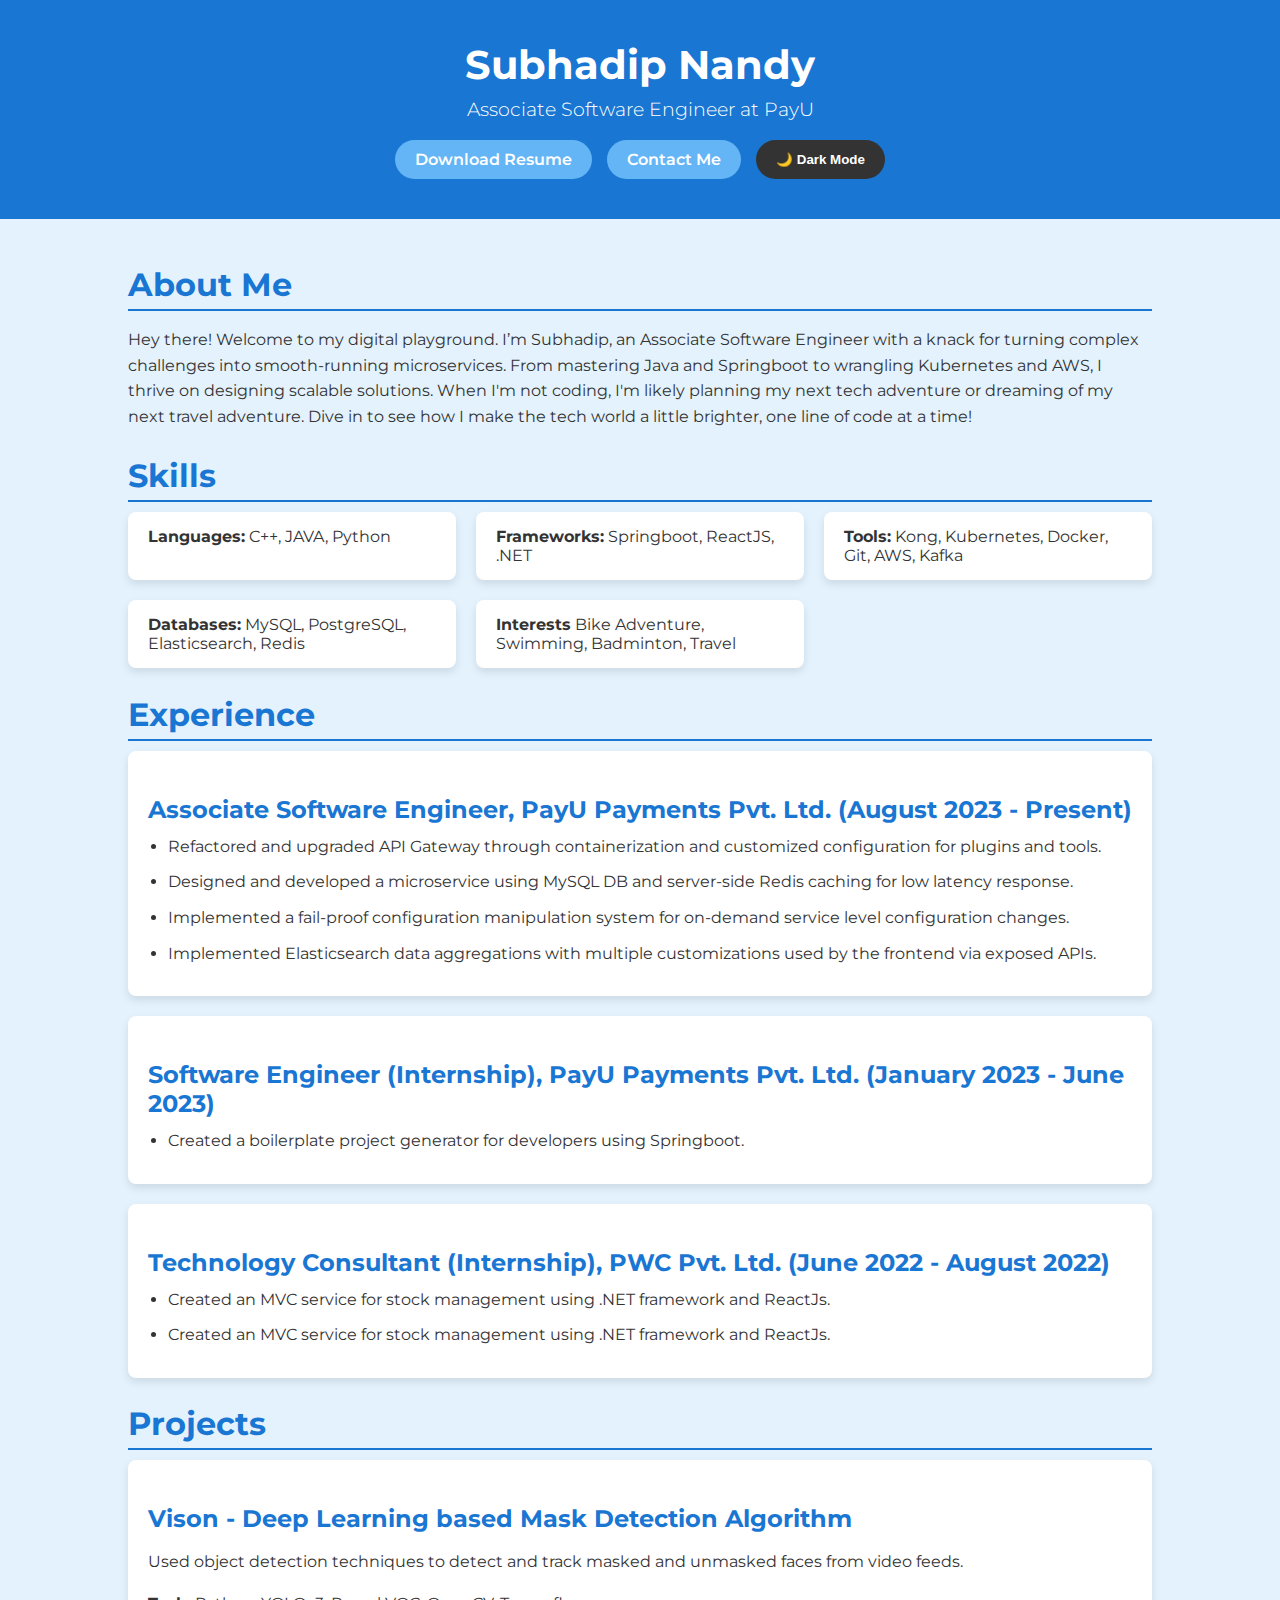
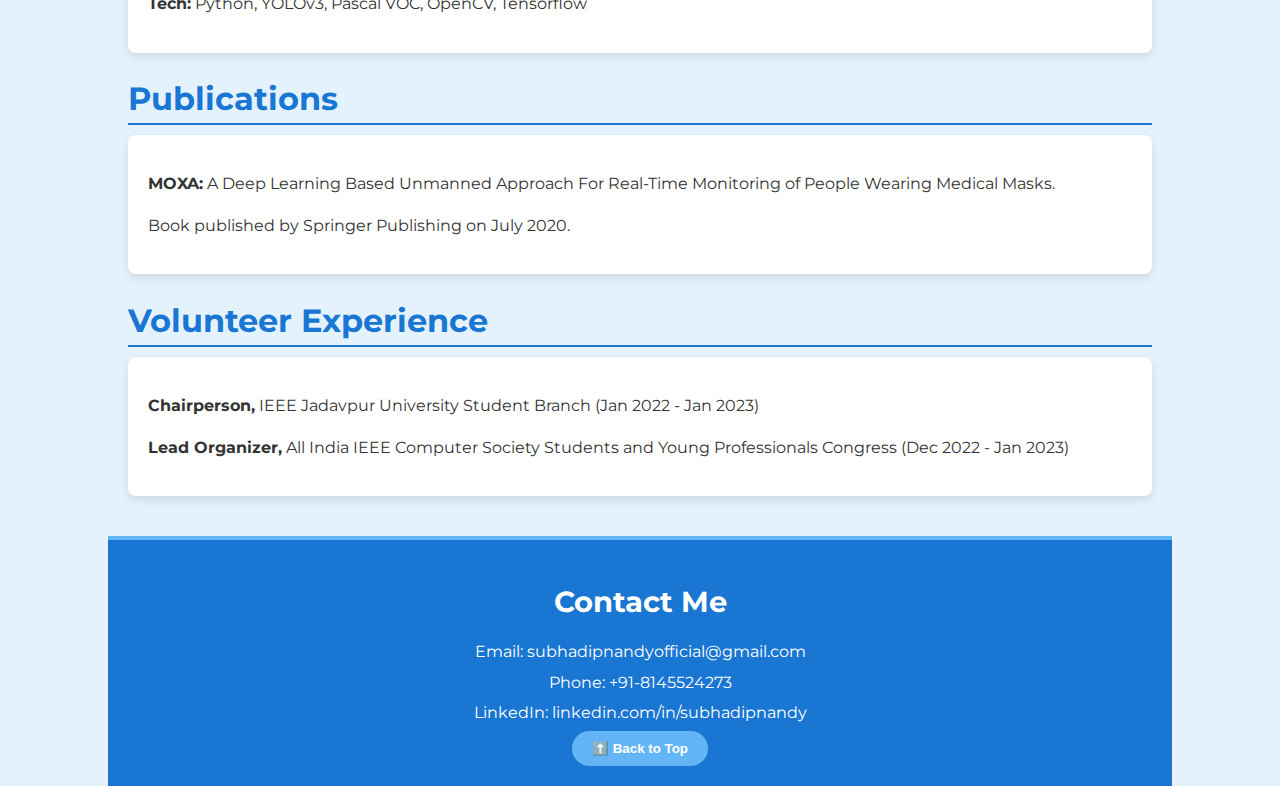
<file: index.html>
<!DOCTYPE html>
<html lang="en">
<head>
    <meta charset="UTF-8">
    <meta name="viewport" content="width=device-width, initial-scale=1.0">
    <title>Subhadip Nandy - Portfolio</title>
    <link rel="stylesheet" href="https://fonts.googleapis.com/css2?family=Montserrat:wght@300;400;700&display=swap">
    <link rel="stylesheet" href=".\style.css">
    <script src=".\script.js" defer></script>
</head>
<body>
    <header>
        <div class="container">
            <h1>Subhadip Nandy</h1>
            <p>Associate Software Engineer at PayU</p>
            <div class="header-buttons">
                <a href="https://drive.google.com/file/d/1a7bKgOZ2CrqltsgalzHpb0OCeXUWsV5y/view?usp=drive_link" download class="resume-button">Download Resume</a>
                <a href="#contact" class="contact-button">Contact Me</a>
                <button class="dark-mode-toggle">🌙 Dark Mode</button>
            </div>
        </div>
    </header>

    <main class="container">
        <!-- About Me Section -->
        <section>
            <h2>About Me</h2>
            <p>Hey there! Welcome to my digital playground. I’m Subhadip, an Associate Software Engineer with a knack for turning complex challenges into smooth-running microservices. From mastering Java and Springboot to wrangling Kubernetes and AWS, I thrive on designing scalable solutions. When I'm not coding, I'm likely planning my next tech adventure or dreaming of my next travel adventure. Dive in to see how I make the tech world a little brighter, one line of code at a time!</p>
        </section>

        <!-- Skills Section -->
        <section>
            <h2>Skills</h2>
            <div class="grid">
                <div class="grid-item"><strong>Languages:</strong> C++, JAVA, Python</div>
                <div class="grid-item"><strong>Frameworks:</strong> Springboot, ReactJS, .NET</div>
                <div class="grid-item"><strong>Tools:</strong> Kong, Kubernetes, Docker, Git, AWS, Kafka</div>
                <div class="grid-item"><strong>Databases:</strong> MySQL, PostgreSQL, Elasticsearch, Redis</div>
                <div class="grid-item"><strong>Interests</strong> Bike Adventure, Swimming, Badminton, Travel</div>
            </div>
        </section>

        <!-- Experience Section -->
        <section>
            <h2>Experience</h2>
            <div class="card">
                <h3>Associate Software Engineer, PayU Payments Pvt. Ltd. (August 2023 - Present)</h3>
                <ul>
                    <li>Refactored and upgraded API Gateway through containerization and customized configuration for plugins and tools.</li>
                    <li>Designed and developed a microservice using MySQL DB and server-side Redis caching for low latency response.</li>
                    <li>Implemented a fail-proof configuration manipulation system for on-demand service level configuration changes.</li>
                    <li>Implemented Elasticsearch data aggregations with multiple customizations used by the frontend via exposed APIs.</li>
                </ul>
            </div>

            <div class="card">
                <h3>Software Engineer (Internship), PayU Payments Pvt. Ltd. (January 2023 - June 2023)</h3>
                <ul>
                    <li>Created a boilerplate project generator for developers using Springboot.</li>
                </ul>
            </div>

            <div class="card">
                <h3>Technology Consultant (Internship), PWC Pvt. Ltd. (June 2022 - August 2022)</h3>
                <ul>
                    <li>Created an MVC service for stock management using .NET framework and ReactJs.</li>
                    <li>Created an MVC service for stock management using .NET framework and ReactJs.</li>
                </ul>
            </div>
        </section>

        <!-- Projects Section -->
        <section>
            <h2>Projects</h2>
            <div class="card">
                <h3>Vison - Deep Learning based Mask Detection Algorithm</h3>
                <p>Used object detection techniques to detect and track masked and unmasked faces from video feeds.</p>
                <p><strong>Tech:</strong> Python, YOLOv3, Pascal VOC, OpenCV, Tensorflow</p>
            </div>
        </section>

        <!-- Publications Section -->
        <section>
            <h2>Publications</h2>
            <div class="card">
                <p><strong>MOXA:</strong> A Deep Learning Based Unmanned Approach For Real-Time Monitoring of People Wearing Medical Masks.</p>
                <p>Book published by Springer Publishing on July 2020.</p>
            </div>
        </section>

        <!-- Volunteer Experience Section -->
        <section>
            <h2>Volunteer Experience</h2>
            <div class="card">
                <p><strong>Chairperson,</strong> IEEE Jadavpur University Student Branch (Jan 2022 - Jan 2023)</p>
                <p><strong>Lead Organizer,</strong> All India IEEE Computer Society Students and Young Professionals Congress (Dec 2022 - Jan 2023)</p>
            </div>
        </section>
    </main>

    <!-- Contact Me Section -->
    <footer id="contact" class="container">
        <h2>Contact Me</h2>
        <p>Email: <a href="mailto:subhadipnandyofficial@gmail.com">subhadipnandyofficial@gmail.com</a></p>
        <p>Phone: <a href="tel:+918145524273">+91-8145524273</a></p>
        <p>LinkedIn: <a href="https://www.linkedin.com/in/subhadip01nandy/" target="_blank">linkedin.com/in/subhadipnandy</a></p>
        <button class="back-to-top">⬆️ Back to Top</button>
    </footer>
</body>
</html>
</file>
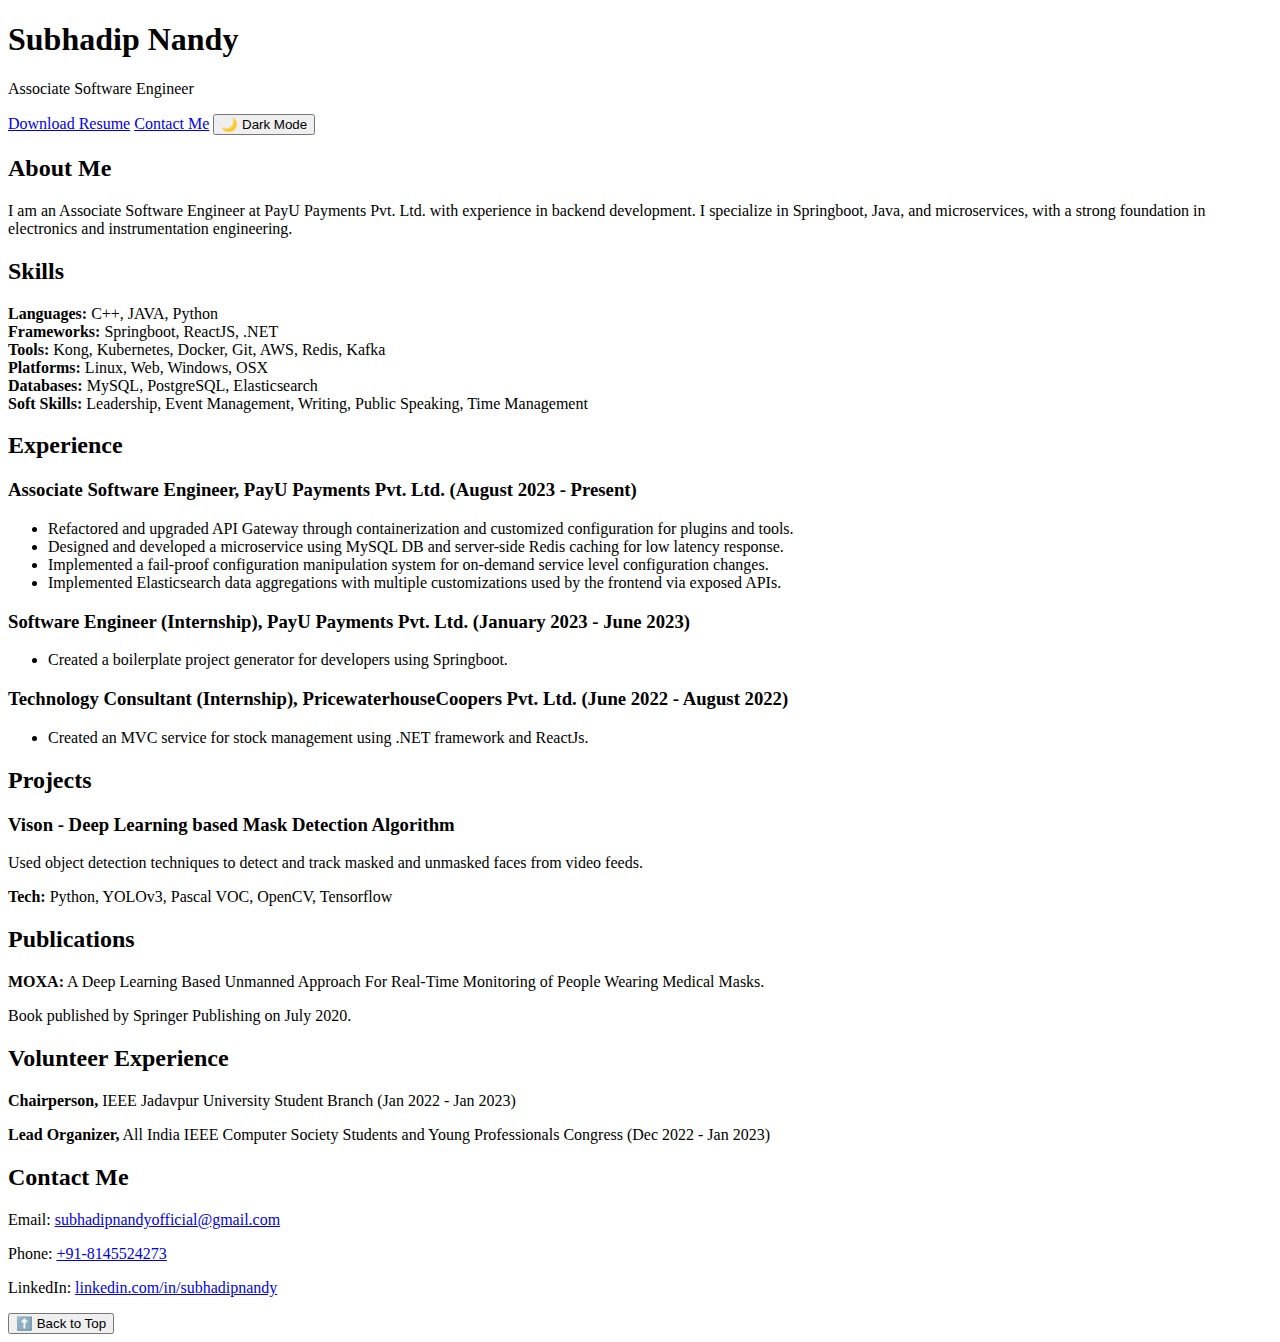
<file: ResumeWebsite/index.html>
<!DOCTYPE html>
<html lang="en">
<head>
    <meta charset="UTF-8">
    <meta name="viewport" content="width=device-width, initial-scale=1.0">
    <title>Subhadip Nandy - Portfolio</title>
    <link rel="stylesheet" href="https://fonts.googleapis.com/css2?family=Montserrat:wght@300;400;700&display=swap">
    <link rel="stylesheet" href="C:\Users\SUBHADIP\Desktop\Portfolio\ResumeWebsite\style.css">
    <script src=".\script.js" defer></script>
</head>
<body>
    <header>
        <div class="container">
            <h1>Subhadip Nandy</h1>
            <p>Associate Software Engineer</p>
            <div class="header-buttons">
                <a href="resume.pdf" download class="resume-button">Download Resume</a>
                <a href="#contact" class="contact-button">Contact Me</a>
                <button class="dark-mode-toggle">🌙 Dark Mode</button>
            </div>
        </div>
    </header>

    <main class="container">
        <!-- About Me Section -->
        <section>
            <h2>About Me</h2>
            <p>I am an Associate Software Engineer at PayU Payments Pvt. Ltd. with experience in backend development. I specialize in Springboot, Java, and microservices, with a strong foundation in electronics and instrumentation engineering.</p>
        </section>

        <!-- Skills Section -->
        <section>
            <h2>Skills</h2>
            <div class="grid">
                <div class="grid-item"><strong>Languages:</strong> C++, JAVA, Python</div>
                <div class="grid-item"><strong>Frameworks:</strong> Springboot, ReactJS, .NET</div>
                <div class="grid-item"><strong>Tools:</strong> Kong, Kubernetes, Docker, Git, AWS, Redis, Kafka</div>
                <div class="grid-item"><strong>Platforms:</strong> Linux, Web, Windows, OSX</div>
                <div class="grid-item"><strong>Databases:</strong> MySQL, PostgreSQL, Elasticsearch</div>
                <div class="grid-item"><strong>Soft Skills:</strong> Leadership, Event Management, Writing, Public Speaking, Time Management</div>
            </div>
        </section>

        <!-- Experience Section -->
        <section>
            <h2>Experience</h2>
            <div class="card">
                <h3>Associate Software Engineer, PayU Payments Pvt. Ltd. (August 2023 - Present)</h3>
                <ul>
                    <li>Refactored and upgraded API Gateway through containerization and customized configuration for plugins and tools.</li>
                    <li>Designed and developed a microservice using MySQL DB and server-side Redis caching for low latency response.</li>
                    <li>Implemented a fail-proof configuration manipulation system for on-demand service level configuration changes.</li>
                    <li>Implemented Elasticsearch data aggregations with multiple customizations used by the frontend via exposed APIs.</li>
                </ul>
            </div>

            <div class="card">
                <h3>Software Engineer (Internship), PayU Payments Pvt. Ltd. (January 2023 - June 2023)</h3>
                <ul>
                    <li>Created a boilerplate project generator for developers using Springboot.</li>
                </ul>
            </div>

            <div class="card">
                <h3>Technology Consultant (Internship), PricewaterhouseCoopers Pvt. Ltd. (June 2022 - August 2022)</h3>
                <ul>
                    <li>Created an MVC service for stock management using .NET framework and ReactJs.</li>
                </ul>
            </div>
        </section>

        <!-- Projects Section -->
        <section>
            <h2>Projects</h2>
            <div class="card">
                <h3>Vison - Deep Learning based Mask Detection Algorithm</h3>
                <p>Used object detection techniques to detect and track masked and unmasked faces from video feeds.</p>
                <p><strong>Tech:</strong> Python, YOLOv3, Pascal VOC, OpenCV, Tensorflow</p>
            </div>
        </section>

        <!-- Publications Section -->
        <section>
            <h2>Publications</h2>
            <div class="card">
                <p><strong>MOXA:</strong> A Deep Learning Based Unmanned Approach For Real-Time Monitoring of People Wearing Medical Masks.</p>
                <p>Book published by Springer Publishing on July 2020.</p>
            </div>
        </section>

        <!-- Volunteer Experience Section -->
        <section>
            <h2>Volunteer Experience</h2>
            <div class="card">
                <p><strong>Chairperson,</strong> IEEE Jadavpur University Student Branch (Jan 2022 - Jan 2023)</p>
                <p><strong>Lead Organizer,</strong> All India IEEE Computer Society Students and Young Professionals Congress (Dec 2022 - Jan 2023)</p>
            </div>
        </section>
    </main>

    <!-- Contact Me Section -->
    <footer id="contact" class="container">
        <h2>Contact Me</h2>
        <p>Email: <a href="mailto:subhadipnandyofficial@gmail.com">subhadipnandyofficial@gmail.com</a></p>
        <p>Phone: <a href="tel:+918145524273">+91-8145524273</a></p>
        <p>LinkedIn: <a href="https://www.linkedin.com/in/subhadipnandy" target="_blank">linkedin.com/in/subhadipnandy</a></p>
        <button class="back-to-top">⬆️ Back to Top</button>
    </footer>
</body>
</html>
</file>
